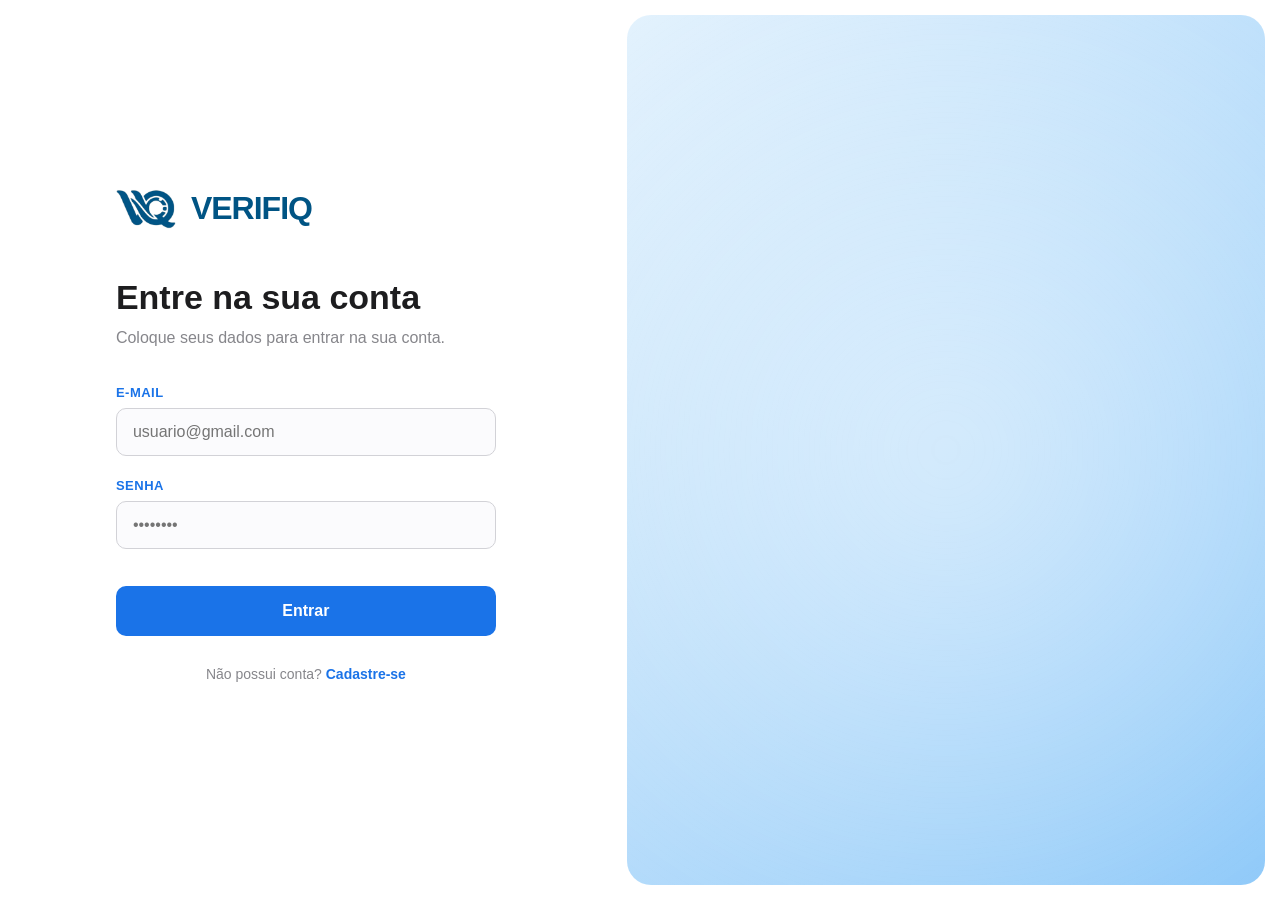
<file: index.html>
<!doctype html>
<html lang="pt-br">
  <head>
    <meta charset="UTF-8" />
    <meta http-equiv="refresh" content="0; url=./Login/index.html" />
    <meta name="viewport" content="width=device-width, initial-scale=1.0" />
    <title>Verifiq</title>
  </head>
  <body>
    <p>Redirecionando para o sistema...</p>
  </body>
</html>
</file>
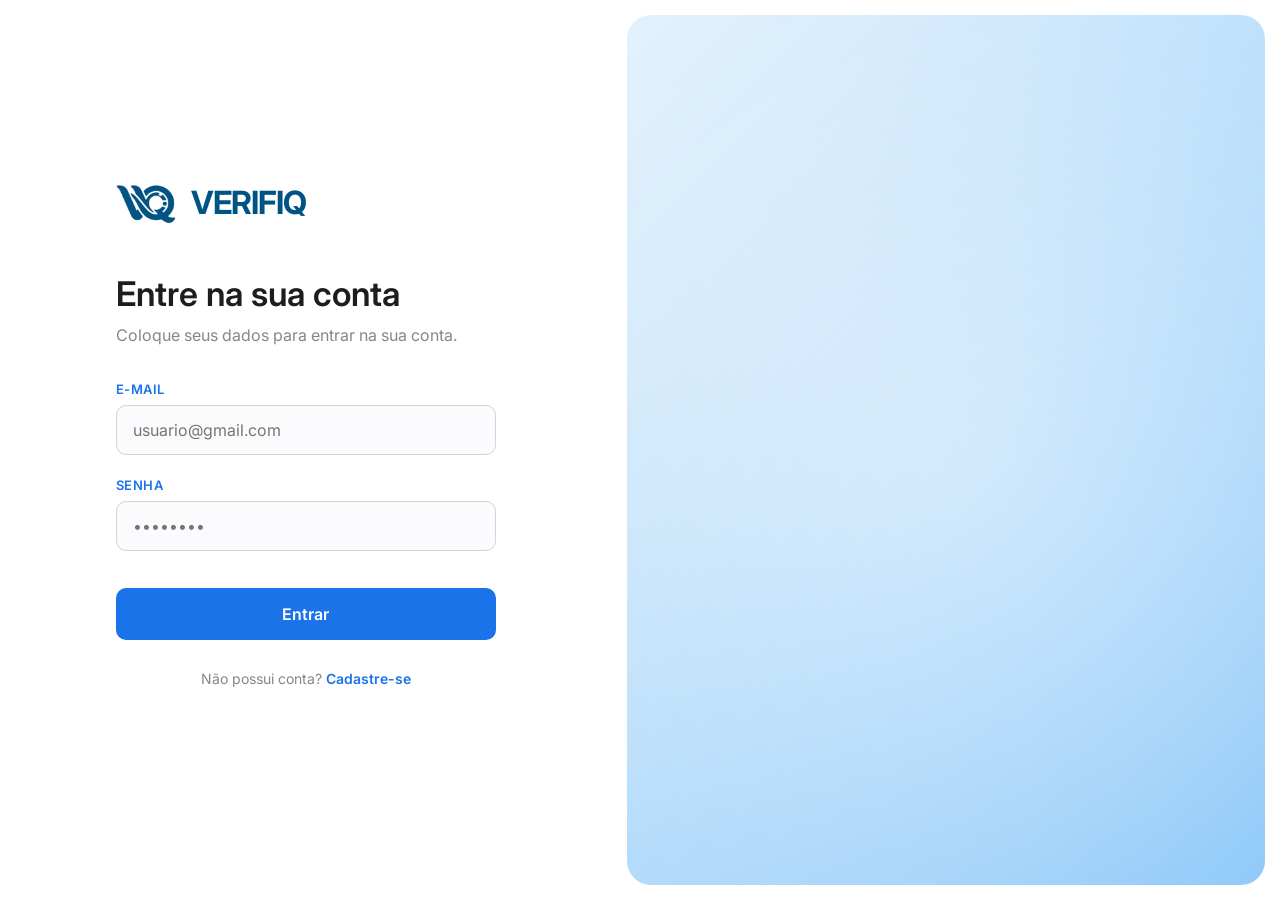
<file: Face/index.html>
<!doctype html>
<html lang="pt-br">
  <head>
    <meta charset="UTF-8" />
    <meta name="viewport" content="width=device-width, initial-scale=1.0" />
    <title>Verifiq - Face</title>
    <link rel="icon" type="image/png" href="../verifiq.png?v=2" />
    <link rel="stylesheet" href="style.css" />
  </head>
  <body>
    <main class="face-shell">
      <section class="hero-panel">
        <div class="brand">
          <span class="brand-mark">VERIFIQ</span>
          <p class="eyebrow" id="modeLabel">Reconhecimento facial</p>
        </div>
        <h1 id="title">Cadastre sua facial</h1>
        <p id="description">
          Use a câmera para registrar seu rosto antes de continuar.
        </p>
        <div class="stats">
          <div>
            <strong id="usuarioNome">Usuário</strong>
            <span>Logado</span>
          </div>
          <div>
            <strong id="modeBadge">Cadastro</strong>
            <span>Fluxo ativo</span>
          </div>
        </div>
        <div class="actions">
          <button id="captureBtn" class="primary">Capturar e enviar</button>
          <button id="switchBtn" class="secondary">Trocar para ponto</button>
          <button
            type="button"
            class="secondary"
            onclick="downloadDesktopAgent()"
          >
            Baixar agente desktop (.exe)
          </button>
        </div>
        <div class="message" id="message"></div>
        <a class="back-link" href="../Dashboard/dashboard.html">Voltar ao dashboard</a>
      </section>

      <section class="camera-panel">
        <div class="camera-frame">
          <video id="video" autoplay playsinline></video>
          <canvas id="canvas" hidden></canvas>
          <div class="camera-overlay">
            <span class="pulse"></span>
            <span>Posicione o rosto no centro</span>
          </div>
        </div>
        <div class="camera-hints">
          <span>Luz frontal</span>
          <span>Olhar para a câmera</span>
          <span>Fundo simples ajuda</span>
        </div>
      </section>
    </main>

    <script src="../config.js"></script>
    <script src="script.js"></script>
  </body>
</html>
</file>
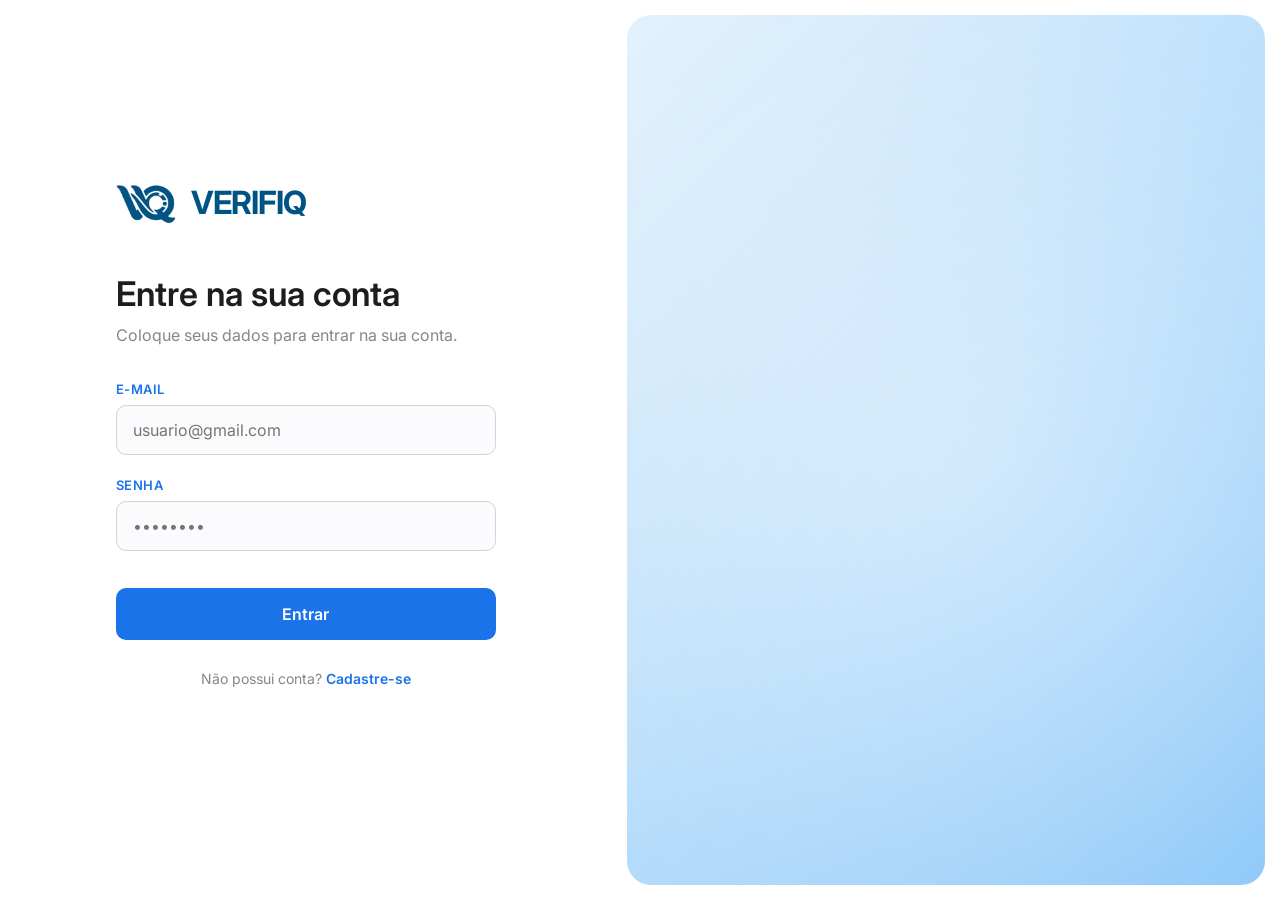
<file: Login/index.html>
<!doctype html>
<html lang="pt-br">
  <head>
    <meta charset="UTF-8" />
    <meta name="viewport" content="width=device-width, initial-scale=1.0" />
    <title>Verifiq - Login</title>
    <link rel="icon" type="image/png" href="../verifiq.png?v=2" />
    <link rel="stylesheet" href="style.css" />
  </head>
  <body>
    <div class="login-container">
      <div class="login-box">
        <div class="login-content">
          <div
            class="logo-verifiq"
            style="display: flex; align-items: center; gap: 15px"
          >
            <img
              src="../verifiq 1.png"
              alt="Logo Verifiq"
              style="width: 60px; height: auto"
            />
            <span style="font-size: 32px; color: #005484; font-weight: bold"
              >VERIFIQ</span
            >
          </div>

          <h1>Entre na sua conta</h1>
          <p class="subtitle">Coloque seus dados para entrar na sua conta.</p>

          <form id="loginForm">
            <div class="input-group">
              <label for="email">E-mail</label>
              <input
                type="email"
                id="email"
                placeholder="usuario@gmail.com"
                required
              />
            </div>

            <div class="input-group">
              <label for="password">Senha</label>
              <input
                type="password"
                id="password"
                placeholder="••••••••"
                required
              />
            </div>

            <button type="submit" id="loginBtn">Entrar</button>
          </form>

          <div class="signup-link">
            Não possui conta?
            <a href="../Cadastro/cadastro.html">Cadastre-se</a>
          </div>

          <div id="message"></div>
        </div>
      </div>

      <div class="login-visual">
        <div class="visual-pattern"></div>
      </div>
    </div>

    <script src="../config.js"></script>
    <script src="script.js"></script>
  </body>
</html>
</file>
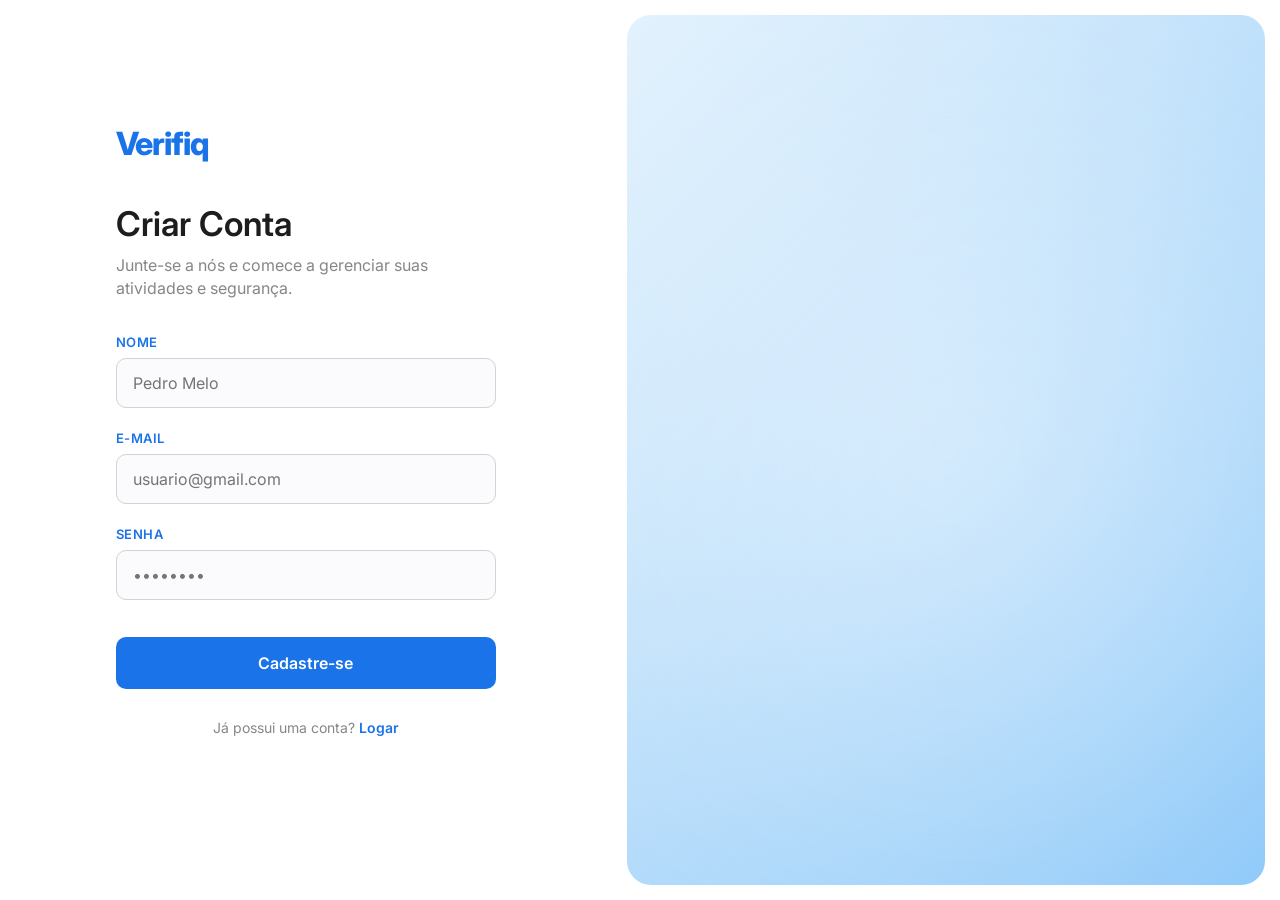
<file: Cadastro/cadastro.html>
<!doctype html>
<html lang="pt-br">
  <head>
    <meta charset="UTF-8" />
    <meta name="viewport" content="width=device-width, initial-scale=1.0" />
    <title>Verifiq - Cadastro</title>
    <link rel="icon" type="image/png" href="../verifiq.png?v=2" />
    <link rel="stylesheet" href="../Login/style.css" />
  </head>
  <body>
    <div class="login-container">
      <div class="login-box">
        <div class="login-content">
          <div class="logo-verifiq">
            <span style="font-size: 32px">Verifiq</span>
          </div>

          <h1>Criar Conta</h1>
          <p class="subtitle">
            Junte-se a nós e comece a gerenciar suas atividades e segurança.
          </p>

          <form id="cadastroForm">
            <div class="input-group">
              <label for="nome"> Nome</label>
              <input type="text" id="nome" placeholder="Pedro Melo" required />
            </div>

            <div class="input-group">
              <label for="email">E-mail</label>
              <input
                type="email"
                id="email"
                placeholder="usuario@gmail.com"
                required
              />
            </div>

            <div class="input-group">
              <label for="senha">Senha</label>
              <input
                type="password"
                id="senha"
                placeholder="••••••••"
                required
              />
            </div>

            <button type="submit" id="loginBtn">Cadastre-se</button>
          </form>

          <div class="signup-link">
            Já possui uma conta? <a href="../Login/index.html">Logar</a>
          </div>

          <div id="message"></div>
        </div>
      </div>

      <div class="login-visual">
        <div class="visual-pattern"></div>
      </div>
    </div>

    <script src="../config.js"></script>
    <script src="cadastro.js"></script>
  </body>
</html>
</file>
<file: Face/style.css>
@import url("https://fonts.googleapis.com/css2?family=Inter:wght@300;400;500;700;800&display=swap");

:root {
  --bg: #0f172a;
  --bg-soft: #111827;
  --panel: rgba(255, 255, 255, 0.08);
  --panel-border: rgba(255, 255, 255, 0.14);
  --text: #f8fafc;
  --muted: #cbd5e1;
  --primary: #38bdf8;
  --primary-strong: #0284c7;
  --accent: #f59e0b;
}

* {
  box-sizing: border-box;
}

html,
body {
  margin: 0;
  min-height: 100%;
}

body {
  font-family: "Inter", sans-serif;
  color: var(--text);
  background:
    radial-gradient(circle at top left, rgba(56, 189, 248, 0.24), transparent 35%),
    radial-gradient(circle at bottom right, rgba(245, 158, 11, 0.18), transparent 30%),
    linear-gradient(160deg, #020617 0%, var(--bg) 45%, var(--bg-soft) 100%);
}

.face-shell {
  min-height: 100vh;
  display: grid;
  grid-template-columns: 1.05fr 0.95fr;
  gap: 24px;
  padding: 28px;
}

.hero-panel,
.camera-panel {
  border: 1px solid var(--panel-border);
  background: var(--panel);
  backdrop-filter: blur(18px);
  border-radius: 28px;
  box-shadow: 0 24px 60px rgba(0, 0, 0, 0.28);
}

.hero-panel {
  padding: 36px;
  display: flex;
  flex-direction: column;
  justify-content: center;
  gap: 20px;
}

.brand {
  display: flex;
  flex-direction: column;
  gap: 10px;
}

.brand-mark {
  width: fit-content;
  padding: 10px 14px;
  border-radius: 999px;
  background: rgba(56, 189, 248, 0.14);
  border: 1px solid rgba(56, 189, 248, 0.25);
  letter-spacing: 0.14em;
  font-size: 12px;
  font-weight: 800;
}

.eyebrow {
  margin: 0;
  color: var(--muted);
  text-transform: uppercase;
  letter-spacing: 0.18em;
  font-size: 11px;
}

h1 {
  margin: 0;
  font-size: clamp(34px, 4vw, 62px);
  line-height: 0.95;
}

#description {
  margin: 0;
  color: var(--muted);
  max-width: 540px;
  font-size: 17px;
  line-height: 1.6;
}

.stats {
  display: grid;
  grid-template-columns: repeat(2, minmax(0, 1fr));
  gap: 14px;
}

.stats > div {
  padding: 18px;
  border-radius: 20px;
  background: rgba(15, 23, 42, 0.55);
  border: 1px solid rgba(255, 255, 255, 0.08);
  display: flex;
  flex-direction: column;
  gap: 6px;
}

.stats strong {
  font-size: 18px;
}

.stats span {
  color: var(--muted);
  font-size: 13px;
}

.actions {
  display: flex;
  gap: 12px;
  flex-wrap: wrap;
}

button {
  appearance: none;
  border: none;
  border-radius: 14px;
  padding: 14px 18px;
  font-weight: 700;
  cursor: pointer;
  transition: transform 0.2s ease, opacity 0.2s ease, background 0.2s ease;
}

button:hover {
  transform: translateY(-1px);
}

.primary {
  background: linear-gradient(135deg, var(--primary), var(--primary-strong));
  color: #fff;
}

.secondary {
  background: rgba(255, 255, 255, 0.08);
  color: var(--text);
  border: 1px solid rgba(255, 255, 255, 0.1);
}

.message {
  min-height: 24px;
  font-size: 14px;
  color: var(--muted);
}

.back-link {
  color: #e2e8f0;
  text-decoration: none;
  font-size: 14px;
  opacity: 0.85;
}

.back-link:hover {
  opacity: 1;
}

.camera-panel {
  padding: 22px;
  display: flex;
  flex-direction: column;
  justify-content: center;
  gap: 16px;
}

.camera-frame {
  position: relative;
  border-radius: 24px;
  overflow: hidden;
  aspect-ratio: 4 / 5;
  background: linear-gradient(180deg, rgba(15, 23, 42, 0.7), rgba(2, 6, 23, 0.95));
  border: 1px solid rgba(255, 255, 255, 0.08);
}

video {
  width: 100%;
  height: 100%;
  object-fit: cover;
  transform: scaleX(-1);
  background: #020617;
}

.camera-overlay {
  position: absolute;
  inset: auto 18px 18px 18px;
  display: flex;
  align-items: center;
  gap: 10px;
  padding: 14px 16px;
  border-radius: 16px;
  background: rgba(2, 6, 23, 0.55);
  border: 1px solid rgba(255, 255, 255, 0.08);
  color: #fff;
  font-size: 14px;
}

.pulse {
  width: 12px;
  height: 12px;
  border-radius: 50%;
  background: var(--accent);
  box-shadow: 0 0 0 0 rgba(245, 158, 11, 0.8);
  animation: pulse 1.8s infinite;
}

.camera-hints {
  display: flex;
  gap: 10px;
  flex-wrap: wrap;
}

.camera-hints span {
  padding: 8px 12px;
  border-radius: 999px;
  background: rgba(255, 255, 255, 0.06);
  color: var(--muted);
  font-size: 12px;
}

@keyframes pulse {
  0% {
    box-shadow: 0 0 0 0 rgba(245, 158, 11, 0.8);
  }
  70% {
    box-shadow: 0 0 0 14px rgba(245, 158, 11, 0);
  }
  100% {
    box-shadow: 0 0 0 0 rgba(245, 158, 11, 0);
  }
}

@media (max-width: 960px) {
  .face-shell {
    grid-template-columns: 1fr;
  }

  .camera-frame {
    aspect-ratio: 16 / 12;
  }
}
</file>
<file: Login/style.css>
/* Importação de fonte moderna */
@import url("https://fonts.googleapis.com/css2?family=Inter:wght@300;400;600;800&display=swap");

* {
  margin: 0;
  padding: 0;
  box-sizing: border-box;
  font-family: "Inter", sans-serif;
}

body {
  background-color: #f4f7fa;
  display: flex;
  height: 100vh;
  width: 100vw;
  overflow: hidden;
}

/* Container principal dividido */
.login-container {
  display: flex;
  width: 100%;
  height: 100%;
  background: white;
}

/* Lado Esquerdo: Área do Formulário */
.login-box {
  flex: 1;
  display: flex;
  flex-direction: column;
  justify-content: center;
  align-items: center;
  padding: 40px;
  background: white;
  z-index: 2;
}

.login-content {
  width: 100%;
  max-width: 380px;
}

/* Logo Estilizada */
.logo-verifiq {
  color: #1a73e8;
  font-weight: 800;
  font-size: 26px;
  margin-bottom: 40px;
  display: flex;
  align-items: center;
  gap: 12px;
  letter-spacing: -1px;
}

h1 {
  font-size: 34px;
  color: #1d1d1f;
  margin-bottom: 10px;
  font-weight: 600;
}

.subtitle {
  color: #86868b;
  margin-bottom: 35px;
  font-size: 16px;
  line-height: 1.4;
}

/* Estilização dos Campos de Entrada */
.input-group {
  margin-bottom: 22px;
}

label {
  display: block;
  font-size: 13px;
  color: #1a73e8; /* Azul destaque para labels */
  font-weight: 600;
  margin-bottom: 8px;
  text-transform: uppercase;
  letter-spacing: 0.5px;
}

input {
  width: 100%;
  padding: 14px 16px;
  border: 1.5px solid #d2d2d7;
  border-radius: 10px;
  font-size: 16px;
  color: #1d1d1f;
  background-color: #fbfbfd;
  outline: none;
  transition: all 0.2s ease-in-out;
}

input:focus {
  border-color: #1a73e8;
  background-color: #ffffff;
  box-shadow: 0 0 0 4px rgba(26, 115, 232, 0.1);
}

/* Botão de Login */
button#loginBtn {
  width: 100%;
  padding: 16px;
  background-color: #1a73e8;
  color: white;
  border: none;
  border-radius: 10px;
  font-size: 16px;
  font-weight: 600;
  cursor: pointer;
  margin-top: 15px;
  transition:
    transform 0.1s,
    background 0.2s;
}

button#loginBtn:hover {
  background-color: #1557b0;
  transform: translateY(-1px);
}

button#loginBtn:active {
  transform: translateY(0);
}

/* Link de Cadastro */
.signup-link {
  margin-top: 30px;
  font-size: 14px;
  color: #86868b;
  text-align: center;
}

.signup-link a {
  color: #1a73e8;
  text-decoration: none;
  font-weight: 600;
}

.signup-link a:hover {
  text-decoration: underline;
}

/* Lado Direito: Visual e Gradiente */
.login-visual {
  flex: 1.2;
  background: linear-gradient(135deg, #e3f2fd 0%, #90caf9 100%);
  display: flex;
  align-items: center;
  justify-content: center;
  margin: 15px;
  border-radius: 24px;
  position: relative;
  overflow: hidden;
}

.login-visual::before {
  content: "";
  position: absolute;
  width: 140%;
  height: 140%;
  background: radial-gradient(
    circle,
    rgba(255, 255, 255, 0.4) 0%,
    transparent 70%
  );
  top: -20%;
  left: -20%;
  filter: blur(40px);
}

/* Mensagem de Erro */
#message {
  margin-top: 20px;
  font-size: 14px;
  text-align: center;
  min-height: 20px;
}
</file>
